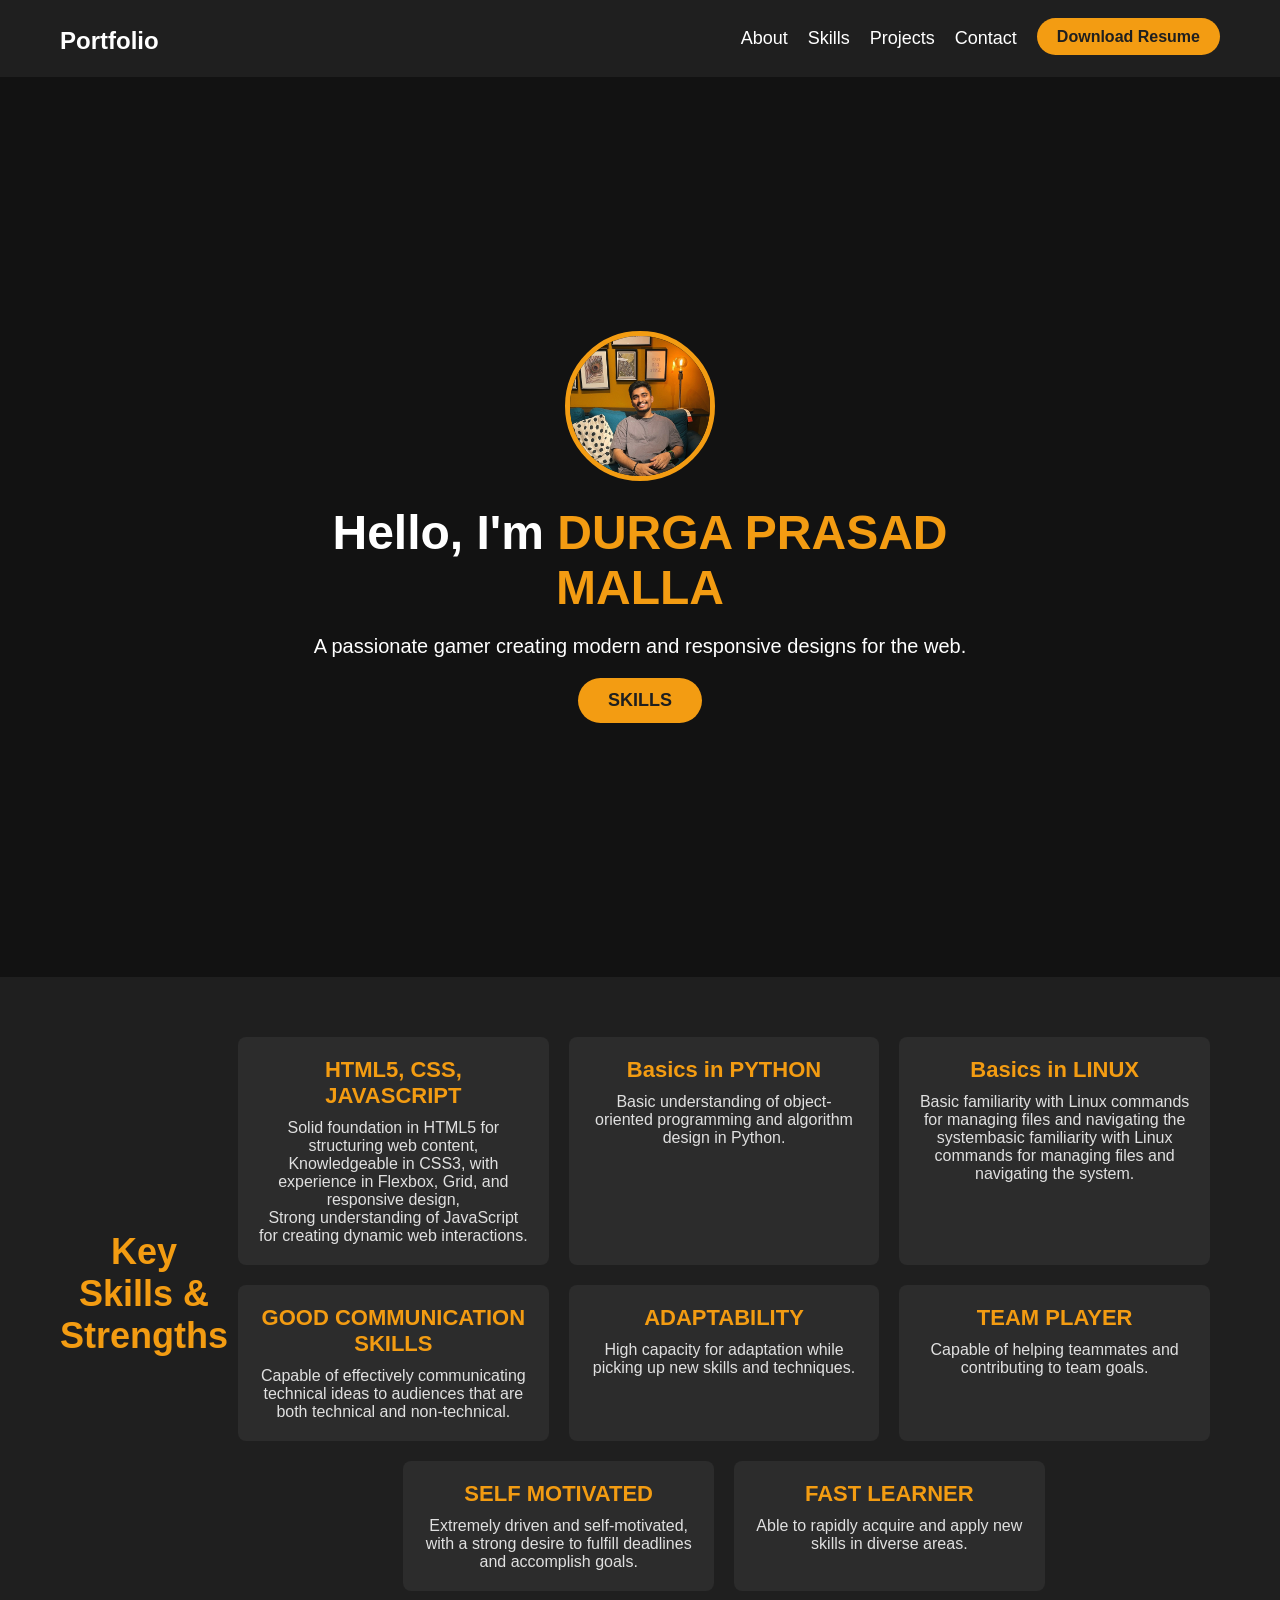
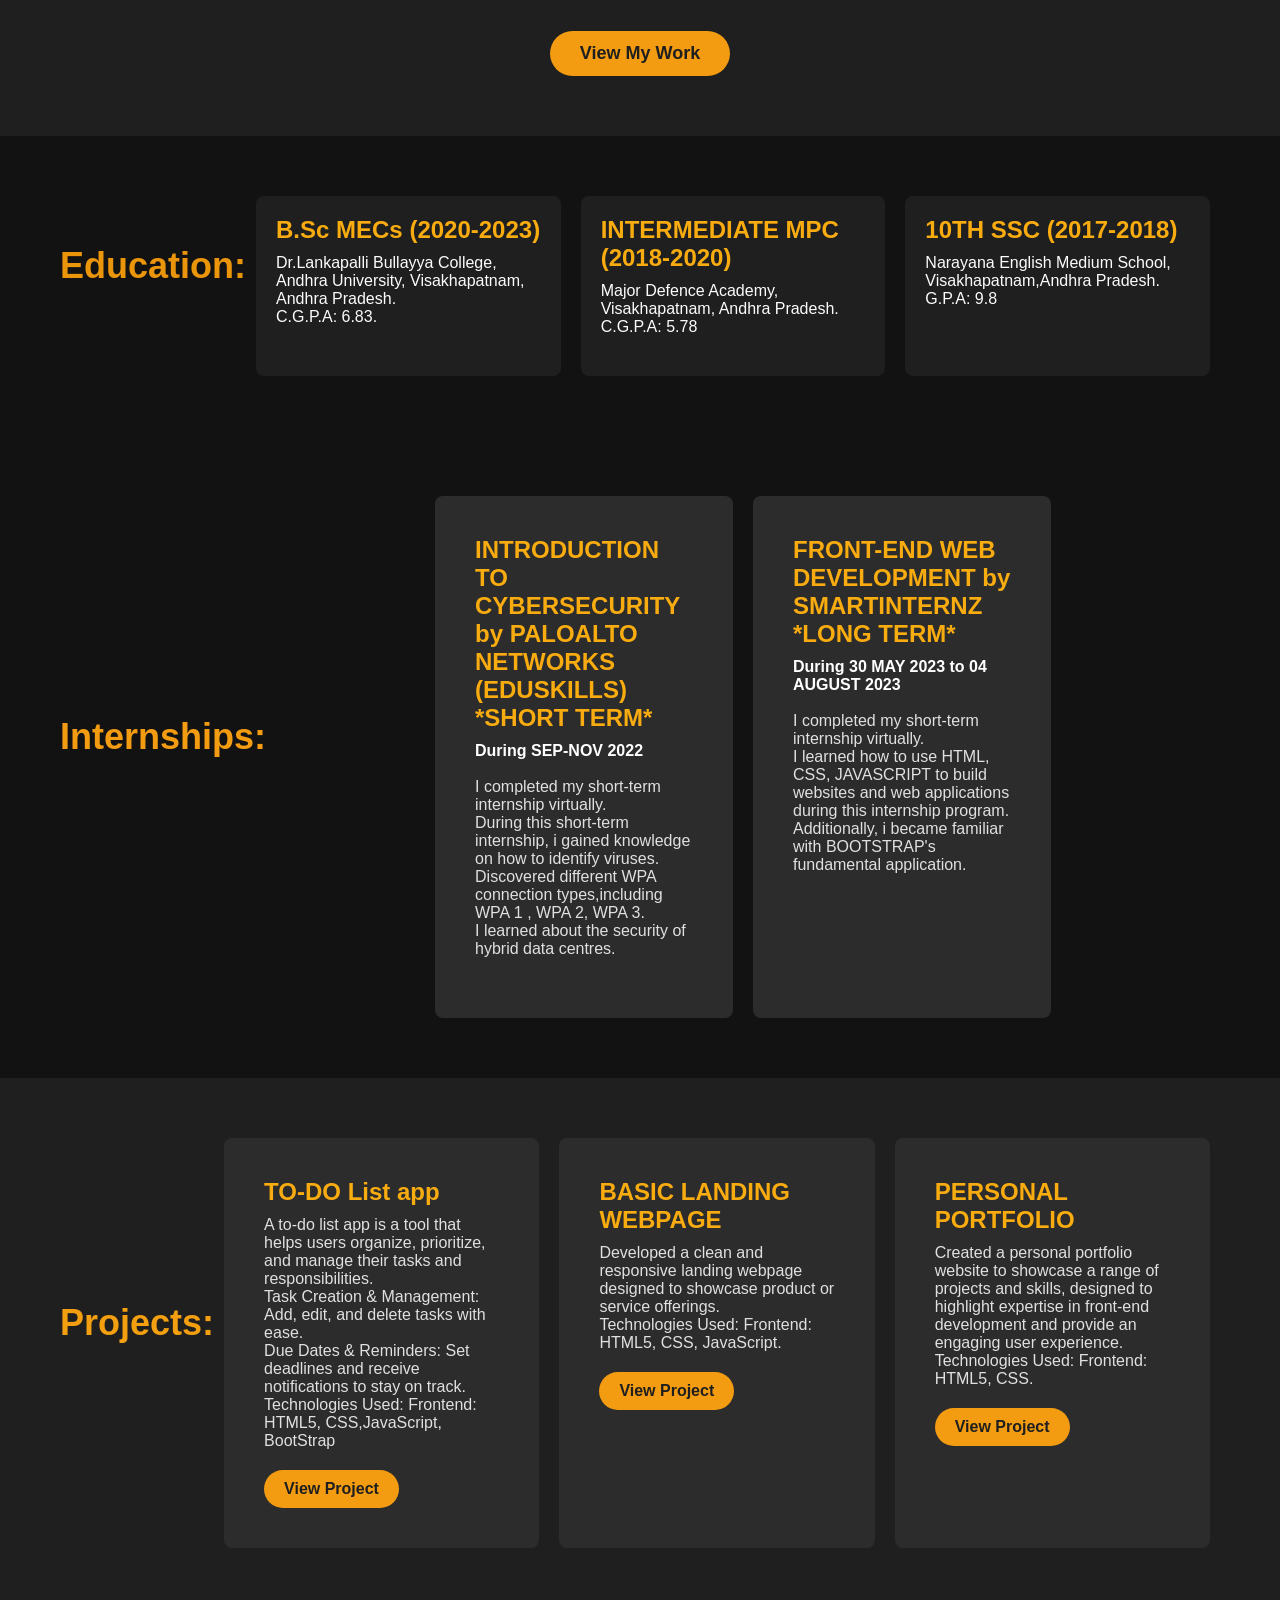
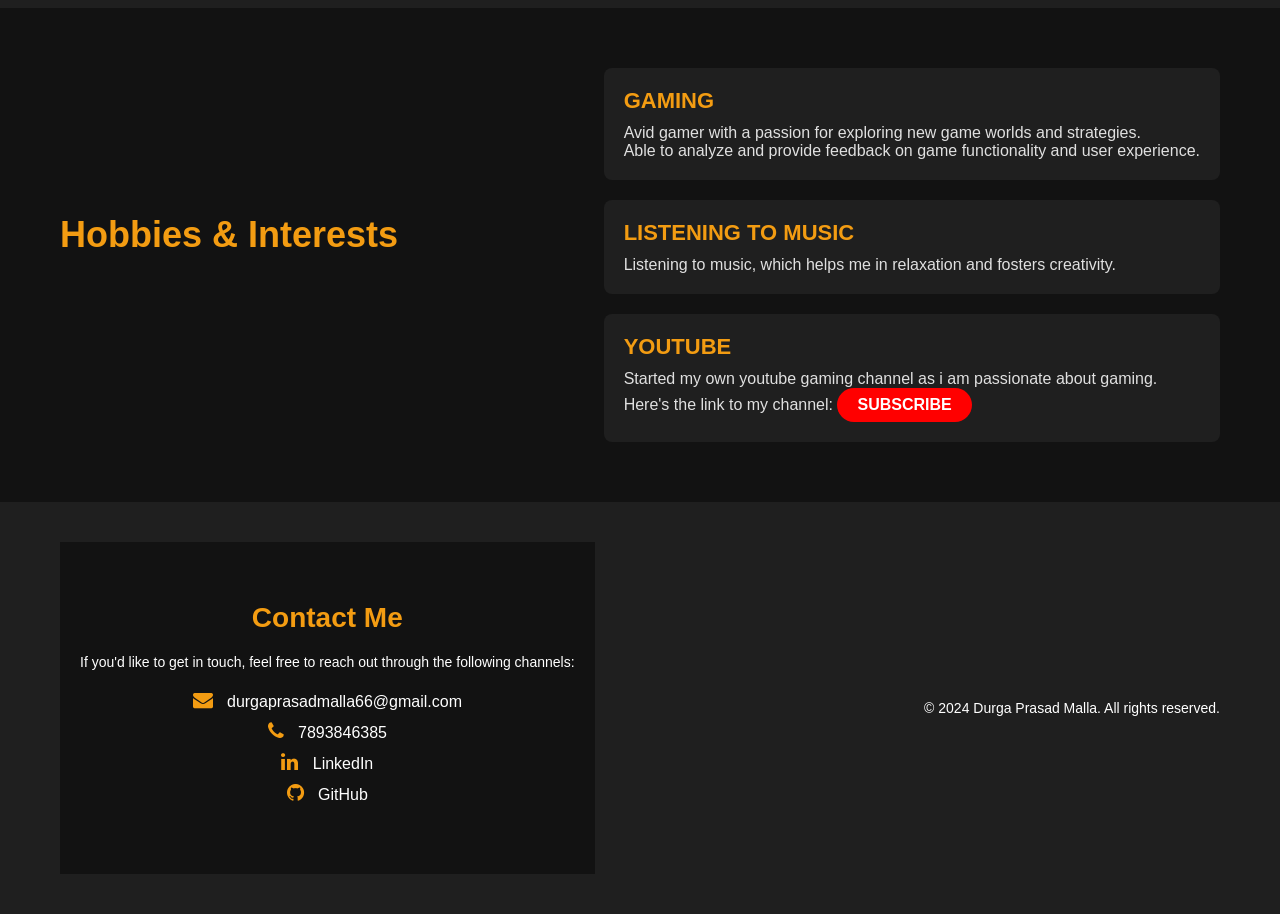
<file: persona portfoliol/index.html>
<!DOCTYPE html>
<html lang="en">
<head>
    <meta charset="UTF-8">
    <meta name="viewport" content="width=device-width, initial-scale=1.0">
    <title>Portfolio</title>
    <link rel="stylesheet" href="style.css">
</head>
<body>
    <header class="header">
        <div class="container">
          <div class="logo">
            <h1><a href="#">Portfolio</a></h1>
          </div>
          <nav class="nav">
            <ul>
              <li><a href="#about">About</a></li>
              <li><a href="#skills">Skills</a></li>
              <li><a href="#projects">Projects</a></li>
              <li><a href="#contact">Contact</a></li>
              <div class="cta">
                <a href="#" class="btn">Download Resume</a>
            </div>
            </ul>
          </nav>
          <div class="menu-icon">
            <i class="fa fa-bars"></i>
          </div>
        </div>
      </header>
      
    <section id="about" class="about">
    <main class="hero-section">
        <div class="hero-content">
            <div class="profile-picture">
                <img src="inko post.jpg" alt="Profile Picture">
            </div>
            <h1>Hello, I'm <span>DURGA PRASAD MALLA </span></h1>
            <p>A passionate gamer creating modern and responsive designs for the web.</p>
            <a href="#skills" class="btn">SKILLS</a>
        </section>
        </div>
    </main>
 
    <section id="skills" class="skills">
        <div class="container">
            <h2>Key Skills & Strengths</h2>
            <div class="skills-grid">
                <div class="skill-card">
                    <div class="skill-info">
                        <h3>HTML5, CSS, JAVASCRIPT</h3>
                        <p>Solid foundation in HTML5 for structuring web content,<br>
                            Knowledgeable in CSS3, with experience in Flexbox, Grid, and responsive design,<br>
                            Strong understanding of JavaScript for creating dynamic web interactions.</p>
                    </div>
                </div>
                <div class="skill-card">
                    <div class="skill-info">
                        <h3>Basics in PYTHON</h3>
                        <p>Basic understanding of object-oriented programming and algorithm design in Python.</p>
                    </div>
                </div>
                <div class="skill-card">
                    <div class="skill-info">
                        <h3>Basics in LINUX</h3>
                        <p>Basic familiarity with Linux commands for managing files and navigating 
                            the systembasic familiarity with Linux commands for managing files and navigating the system.</p>
                    </div>
                </div>
                <div class="skill-card">
                    <div class="skill-info">
                        <h3>GOOD COMMUNICATION SKILLS</h3>
                        <p>Capable of effectively communicating technical ideas to audiences that are both technical and non-technical.</p>
                    </div>
                </div>
                <div class="skill-card">
                    <div class="skill-info">
                        <h3>ADAPTABILITY </h3>
                        <p>High capacity for adaptation while picking up new skills and techniques.</p>
                    </div>
                </div>
                <div class="skill-card">
                    <div class="skill-info">
                        <h3>TEAM PLAYER</h3>
                        <p>Capable of helping teammates and contributing to team goals.</p>
                    </div>
                </div>
                <div class="skill-card">
                    <div class="skill-info">
                        <h3>SELF MOTIVATED</h3>
                        <p>Extremely driven and self-motivated, with a strong desire to fulfill deadlines and accomplish goals.</p>
                    </div>
                </div>
                <div class="skill-card">
                    <div class="skill-info">
                        <h3>FAST LEARNER</h3>
                        <p>Able to rapidly acquire and apply new skills in diverse areas.</p>
                    </div>
                </div>
            </div>
        </div>
        <a href="#projects" class="btn">View My Work</a>
    </section>
    



    <section id="education" class="education">
        <div class="container">
            <h2>Education:</h2>
            <div class="education-grid">
                <div class="education-card">
                    <div class="education-info">
                        <h3>B.Sc MECs (2020-2023)</h3>
                        <p>Dr.Lankapalli Bullayya College,<br>Andhra University, Visakhapatnam, Andhra Pradesh.<br>C.G.P.A: 6.83.
                             </p>
                    </div>
                </div>
                <div class="education-card">
                    <div class="education-info">
                        <h3>INTERMEDIATE MPC (2018-2020)</h3>
                        <p>Major Defence Academy,<br>
                            Visakhapatnam, Andhra Pradesh.<br> C.G.P.A: 5.78</p>
                    </div>
                </div>
                <div class="education-card">
                    <div class="education-info">
                        <h3>10TH SSC (2017-2018)</h3>
                        <p>Narayana English Medium School,
                            <br>Visakhapatnam,Andhra Pradesh.<br>G.P.A: 9.8</p>
                    </div>
                </div>
            </div>
        </div>
    </section>
    




    <section id="internships" class="internships">
        <div class="container">
            <h2>Internships:</h2>
            <div class="project-grid">
                <div class="project-card">
                    <div class="project-info">
                        <h3>INTRODUCTION TO CYBERSECURITY by PALOALTO NETWORKS (EDUSKILLS) *SHORT TERM* </h3><h4>During SEP-NOV 2022</h4><br>
                        <p>I completed my short-term internship virtually.<br>During this short-term internship, i gained knowledge on how to identify viruses.<br>
                            Discovered different WPA connection types,including WPA 1 , WPA 2, WPA 3.<br>I learned about the security of hybrid data centres. </p>
                    </div>
                </div>
                <div class="project-card">
                    <div class="project-info">
                        <h3>FRONT-END WEB DEVELOPMENT by SMARTINTERNZ *LONG TERM*</h3><h4>During 30 MAY 2023 to 04 AUGUST 2023</h4><br>
                        <p>I completed my short-term internship virtually.<br>I learned how to use HTML, CSS, JAVASCRIPT to build 
                            websites and web applications during this internship program.<br>Additionally, i became familiar with BOOTSTRAP's fundamental application.
                            </p>
                    </div>
                </div>
                </div>
            </div>
        </div>
    </section>




<section id="projects" class="projects">
    <div class="container">
        <h2>Projects:</h2>
        <div class="project-grid">
            <div class="project-card">
                <div class="project-info">
                    <h3>TO-DO List app </h3>
                    <p>A to-do list app is a tool that helps users organize, prioritize, and manage their tasks and responsibilities.<br>Task Creation & Management: Add, edit, and delete tasks with ease.<br>
                        Due Dates & Reminders: Set deadlines and receive notifications to stay on track.<br>Technologies Used:
                        Frontend: HTML5, CSS,JavaScript, BootStrap  </p>
                    <a href="https://github.com/durgaprasadmalla66/To-Do-list-app" class="btn">View Project</a>
                </div>
            </div>
            <div class="project-card">
                <div class="project-info">
                    <h3>BASIC LANDING WEBPAGE</h3>
                    <p>Developed a clean and responsive landing webpage designed to showcase product or service offerings.<br>
                        Technologies Used:
   Frontend: HTML5, CSS, JavaScript.</p>
                    <a href="#" class="btn">View Project</a>
                </div>
            </div>
            <div class="project-card">
                <div class="project-info">
                    <h3>PERSONAL PORTFOLIO</h3>
                    <p>Created a personal portfolio website to showcase a range of projects and skills, designed to highlight expertise in front-end development and provide an engaging user experience.
                        <br>Technologies Used:
                        Frontend: HTML5, CSS.</p>
                    <a href="#" class="btn">View Project</a>
                </div>
            </div>
        </div>
    </div>
</section>

<section id="hobbies" class="hobbies">
    <div class="container">
        <h2>Hobbies & Interests</h2>
        <div class="hobbies-list">
            <div class="hobby-item">
                <h3>GAMING</h3>
                <p>Avid gamer with a passion for exploring new game worlds and strategies.<br>
                    Able to analyze and provide feedback on game functionality and user experience.</p>
            </div>
            <div class="hobby-item">
                <h3>LISTENING TO MUSIC</h3>
                <p>Listening to music, which helps  me in relaxation and fosters creativity.</p>
            </div>
            <div class="hobby-item">
                <h3>YOUTUBE</h3>
                <p>Started my own youtube gaming channel as i am passionate about gaming.<br>Here's the link to my channel:
                    <a href="https://www.youtube.com/@fakejokeryt" class="btn subscribe-btn">SUBSCRIBE</a>

            </div>
        </div>
    </div>
</section>
    </main>

 
   <script>
  const menuIcon = document.querySelector('.menu-icon');
  const nav = document.querySelector('.nav');

  menuIcon.addEventListener('click', () => {
    nav.classList.toggle('active');
  });
</script>

      

</body>

<footer class="footer">
    <div class="container">
        <section id="contact" class="contact">
            <h2>Contact Me</h2>
            <p>If you'd like to get in touch, feel free to reach out through the following channels:</p>
            <ul class="contact-list">
                <li><i class="fa fa-envelope"></i> <a href="durgaprasadmalla66@gmail.com">durgaprasadmalla66@gmail.com </a></li>
                <li><i class="fa fa-phone"></i> <a href="tel:7893846385">7893846385</a></li>
                <li><i class="fa fa-linkedin"></i> <a href="https://www.linkedin.com/in/durgaprasadmalla/" target="_blank">LinkedIn</a></li>
                <li><i class="fa fa-github"></i> <a href="https://github.com/durgaprasadmalla66" target="_blank">GitHub</a></li>
            </ul>
        </section>
        <p>&copy; 2024 Durga Prasad Malla. All rights reserved.</p>
    </div>
</footer>

</html>
</file>
<file: persona portfoliol/style.css>
@import url('https://cdnjs.cloudflare.com/ajax/libs/font-awesome/4.7.0/css/font-awesome.min.css');
* {
    margin: 0;
    padding: 0;
    box-sizing: border-box;
  }
  
  body {
    font-family: 'Arial', sans-serif;
  }
  
  a {
    text-decoration: none;
    color: inherit;
  }
  

  .cta .btn {
    background-color: #f39c12;
    color: #1f1f1f;
    padding: 10px 20px;
    border-radius: 25px;
    font-weight: bold;
    transition: background-color 0.3s ease;
}

.cta .btn:hover {
    background-color: #e67e22;
}


  .header {
    background-color: #1f1f1f;
    padding: 20px 0;
    position: sticky;
    top: 0;
    z-index: 1000;
    width: 100%;
  }
  
  .container {
    max-width: 1200px;
    margin: 0 auto;
    display: flex;
    justify-content: space-between;
    align-items: center;
    padding: 0 20px;
  }
  
  
  .logo h1 a {
    color: #ffffff;
    font-size: 24px;
    font-weight: bold;
  }
  
  .logo h1 a:hover {
    color: #f39c12;
  }
  
  .nav ul {
    list-style: none;
    display: flex;
    gap: 20px;
  }
  
  .nav ul li a {
    color: #ffffff;
    font-size: 18px;
    transition: color 0.3s ease;
  }
  
  .nav ul li a:hover {
    color: #f39c12;
  }
  
  .menu-icon {
    display: none;
    font-size: 28px;
    color: #ffffff;
    cursor: pointer;
  }
  
  @media (max-width: 768px) {
    .nav {
      position: absolute;
      top: 100%;
      left: -100%;
      width: 100%;
      background-color: #1f1f1f;
      transition: left 0.3s ease;
      text-align: center;
    }
  
    .nav ul {
      flex-direction: column;
      gap: 10px;
      padding: 20px 0;
    }
  
    .menu-icon {
      display: block;
    }
  
    .nav.active {
      left: 0;
    }
  }
  


.hero-section {
    display: flex;
    align-items: center;
    justify-content: center;
    height: 100vh;
    background-color: #121212; 
    text-align: center;
    color: #ffffff;
}

.hero-content {
    position: relative;
    max-width: 700px;
    text-align: center;
}

.hero-content h1 {
    font-size: 48px;
    font-weight: bold;
    color: #ffffff;
}

.hero-content h1 span {
    color: #f39c12; 
}

.hero-content p {
    font-size: 20px;
    margin: 20px 0;
}

.hero-content .btn {
    background-color: #f39c12;
    color: #1f1f1f;
    padding: 12px 30px;
    border-radius: 25px;
    font-size: 18px;
    font-weight: bold;
    transition: background-color 0.3s ease;
}

.hero-content .btn:hover {
    background-color: #98e622;
}



.profile-picture {
    margin-bottom: 20px;
}

.profile-picture img {
    width: 150px;
    height: 150px;
    border-radius: 50%; 
    border: 5px solid #f39c12; 
    object-fit: cover; 
}

@media (max-width: 768px) {
    .hero-content h1 {
        font-size: 36px;
    }

    .hero-content p {
        font-size: 18px;
    }

    .profile-picture img {
        width: 120px;
        height: 120px;
    }
}




.skills {
    padding: 60px 20px;
    background-color: #1f1f1f;
    color: #ffffff;
    text-align: center;
}

.skills .container {
    max-width: 1200px;
    margin: 0 auto;
}

.skills h2 {
    font-size: 36px;
    margin-bottom: 40px;
    color: #f39c12; 
}

.skills-grid {
    display: flex;
    flex-wrap: wrap;
    gap: 20px;
    justify-content: center;
}

.skill-card {
    background-color: #2c2c2c;
    border-radius: 8px;
    overflow: hidden;
    width: calc(33.333% - 20px); 
    position: relative;
    text-align: center;
    padding: 20px;
}

.skill-icon{
    margin-bottom: 15px;
}
.skill-icon i {
    font-size: 35px; 
}


.skill-info h3 {
    font-size: 22px;
    margin-bottom: 10px;
    color: #f39c12;
}

.skill-info p {
    font-size: 16px;
    color: #e0e0e0;
}


.skills .btn {
    background-color: #f39c12; 
    color: #1f1f1f; 
    padding: 12px 30px;
    border-radius: 25px;
    font-size: 18px;
    font-weight: bold;
    text-decoration: none;
    display: inline-block;
    margin-top: 40px;
    transition: background-color 0.3s ease;
}

.skills .btn:hover {
    background-color: #e70b2c; 
}

.hero-content .btn, .skills .btn {
    background-color: #f39c12;
    color: #1f1f1f;
    padding: 12px 30px;
    border-radius: 25px;
    font-size: 18px;
    font-weight: bold;
    text-decoration: none;
    display: inline-block;
    transition: background-color 0.3s ease;
}

 .skills .btn:hover {
    background-color: #f40a0a;
}


@media (max-width: 768px) {
    .skill-card {
        width: calc(50% - 20px); 
    }

    .skills h2 {
        font-size: 28px;
    }

    .skill-info h3 {
        font-size: 20px;
    }

    .skill-info p {
        font-size: 14px;
    }
}

@media (max-width: 480px) {
    .skill-card {
        width: 100%; 
    }
}




.education{
    padding: 60px 20px;
    background-color: #121212; 
    color: #fcfcfc;
    text-align: center;
}

.education h2 {
    font-size: 36px;
    margin-bottom: 40px;
    color: #eb950b; 
}

.education .container {
    max-width: 1200px;
    margin: 0 auto;
}



.education-grid {
    display: flex;
    flex-wrap: wrap;
    gap: 20px;
    justify-content: center;
}

.education-card {
    background-color: #1f1f1f;
    border-radius: 8px;
    overflow: hidden;
    width: calc(33.333% - 20px); 
    position: relative;
}

.education-card img {
    width: 100%;
    height: auto;
    display: block;
}

.education-info {
    padding: 20px;
    text-align: left;
}

.education-info h3 {
    font-size: 24px;
    margin-bottom: 10px;
    color: #f9ac10; 
}

.education-info p {
    font-size: 16px;
    margin-bottom: 20px;
}

.education .btn {
    background-color: #f39c12;
    color: #1f1f1f;
    padding: 10px 20px;
    border-radius: 25px;
    font-size: 16px;
    font-weight: bold;
    text-decoration: none;
    display: inline-block;
    transition: background-color 0.3s ease;
}

.education-info .btn:hover {
    background-color: #f40bb2;
}

@media (max-width: 768px) {
    .education-card {
        width: calc(50% - 20px); 
    }

    .education h2 {
        font-size: 28px;
    }

    .education-info h3 {
        font-size: 20px;
    }

    .education-info p {
        font-size: 14px;
    }
}

@media (max-width: 480px) {
    .education-card {
        width: 100%; 
    }
}



.internships {
    padding: 60px 20px;
    background-color: #121212; 
    color: #ffffff;
    text-align: center;
}

.projects .container {
    max-width: 1200px;
    margin: 0 auto;
}

.internships h2 {
    font-size: 36px;
    margin-bottom: 40px;
    color: #f39c12; 
}

.project-grid {
    display: flex;
    flex-wrap: wrap;
    gap: 20px;
    justify-content: center;
}

.project-card {
    background-color: #1f1f1f;
    border-radius: 8px;
    overflow: hidden;
    width: calc(33.333% - 20px); 
    position: relative;
}

.project-card img {
    width: 100%;
    height: auto;
    display: block;
}

.project-info {
    padding: 20px;
    text-align: left;
}

.project-info h3 {
    font-size: 24px;
    margin-bottom: 10px;
}

.project-info p {
    font-size: 16px;
    margin-bottom: 20px;
}

.project-info .btn {
    background-color: #f39c12;
    color: #1f1f1f;
    padding: 10px 20px;
    border-radius: 25px;
    font-size: 16px;
    font-weight: bold;
    text-decoration: none;
    display: inline-block;
    transition: background-color 0.3s ease;
}


@media (max-width: 768px) {
    .project-card {
        width: calc(50% - 20px); 
    }

    .projects h2 {
        font-size: 28px;
    }

    .project-info h3 {
        font-size: 20px;
    }

    .project-info p {
        font-size: 14px;
    }
}

@media (max-width: 480px) {
    .project-card {
        width: 100%; 
    }
}



.projects {
    padding: 60px 20px;
    background-color: #1f1f1f; 
    color: #ffffff;
    text-align: center;
}

.projects .container {
    max-width: 1200px;
    margin: 0 auto;
}

.projects h2 {
    font-size: 36px;
    margin-bottom: 40px;
    color: #f39f10; 
}

.projects-grid {
    display: flex;
    flex-wrap: wrap;
    gap: 20px;
    justify-content: center;
    align-items: center;
}

.project-card {
    background-color: #2c2c2c;
    border-radius: 8px;
    overflow: hidden;
    width: calc(33.333% - 20px); 
    position: relative;
    text-align: center;
    padding: 20px;
}

.project-card img {
    width: 100%;
    height: auto;
    display: block;
}

.project-info {
    padding: 20px;
    text-align: left;
}

.project-info h3 {
    font-size: 24px;
    margin-bottom: 10px;
    color: #f9ac10; 
}

.project-info p {
    font-size: 16px;
    color: #e0e0e0;
    margin-bottom: 20px;
}

.project-info .btn {
    background-color: #f39c12;
    color: #1f1f1f;
    padding: 10px 20px;
    border-radius: 25px;
    font-size: 16px;
    font-weight: bold;
    text-decoration: none;
    display: inline-block;
    transition: background-color 0.3s ease;
    align-items: center;
    align-tracks: linear;
}

.project-info .btn:hover {
    background-color: #e622a8; 
}



@media (max-width: 768px) {
    .project-card {
        width: calc(50% - 20px); 
    }

    .projects h2 {
        font-size: 28px;
    }

    .project-info h3 {
        font-size: 20px;
    }

    .project-info p {
        font-size: 14px;
    }
}

@media (max-width: 480px) {
    .project-card {
        width: 100%; 
    }
}




.hobbies {
    padding: 60px 20px;
    background-color: #121212;
    color: #ffffff;
    text-align: center;
}

.hobbies .container {
    max-width: 1200px;
    margin: 0 auto;
}

.hobbies h2 {
    font-size: 36px;
    margin-bottom: 40px;
    color: #f39c12;
}

.hobbies-list {
    display: flex;
    flex-direction: column;
    gap: 20px;
}

.hobby-item {
    background-color: #1f1f1f;
    border-radius: 8px;
    padding: 20px;
    text-align: left;
}

.hobby-item h3 {
    font-size: 22px;
    margin-bottom: 10px;
    color: #f39c12;
}

.hobby-item p {
    font-size: 16px;
    color: #e0e0e0;
}



@media (max-width: 768px) {
    .hobbies h2 {
        font-size: 28px;
    }

    .hobby-item h3 {
        font-size: 20px;
    }

    .hobby-item p {
        font-size: 14px;
    }
}



.subscribe-btn {
    background-color: #ff0000;
    color: #ffffff;
    padding: 8px 20px; 
    border-radius: 20px; 
    font-size: 16px; 
    font-weight: bold;
    text-decoration: none;
    display: inline-block;
    transition: background-color 0.3s ease, box-shadow 0.3s ease;
}

.subscribe-btn:hover {
    background-color: #cc0000; 
    box-shadow: 0 4px 8px rgba(0, 0, 0, 0.2); 
}





.contact {
    padding: 60px 20px;
    background-color: #121212;
    color: #ffffff;
    text-align: center;
}

.contact .container {
    max-width: 1200px;
    margin: 0 auto;
}

.contact h2 {
    font-size: 36px;
    margin-bottom: 20px;
    color: #f39c12;
}

.contact p {
    font-size: 18px;
    margin-bottom: 40px;
}

.contact-content {
    display: flex;
    flex-direction: column;
    align-items: center;
    gap: 40px;
}

.contact-form {
    width: 100%;
    max-width: 600px;
    background-color: #1f1f1f;
    padding: 20px;
    border-radius: 8px;
    box-shadow: 0 4px 8px rgba(0, 0, 0, 0.3);
}

.contact-form label {
    display: block;
    margin-bottom: 8px;
    font-size: 16px;
    color: #f39c12;
}

.contact-form input,
.contact-form textarea {
    width: 100%;
    padding: 10px;
    margin-bottom: 20px;
    border: 1px solid #333;
    border-radius: 4px;
    background-color: #2c2c2c;
    color: #ffffff;
}

.contact-form input:focus,
.contact-form textarea:focus {
    border-color: #f39c12;
    outline: none;
}

.contact-form button.submit-btn {
    background-color: #f39c12;
    color: #1f1f1f;
    padding: 12px 30px;
    border-radius: 25px;
    font-size: 18px;
    font-weight: bold;
    border: none;
    cursor: pointer;
    transition: background-color 0.3s ease;
}

.contact-form button.submit-btn:hover {
    background-color: #e67e22;
}

.contact-info {
    max-width: 600px;
}

.contact-info h3 {
    font-size: 24px;
    margin-bottom: 20px;
    color: #f39c12;
}

.contact-info ul {
    list-style: none;
    padding: 0;
}

.contact-info ul li {
    margin-bottom: 10px;
}

.contact-info ul li a {
    color: #ffffff;
    font-size: 18px;
    transition: color 0.3s ease;
}

.contact-info ul li a:hover {
    color: #f39c12;
}





.footer {
    background-color: #1f1f1f;
    color: #ffffff;
    padding: 40px 20px;
    text-align: center;
}

.footer .container {
    max-width: 1200px;
    margin: 0 auto;
}

.footer h2 {
    font-size: 28px;
    margin-bottom: 20px;
    color: #f39c12; 
}

.footer p {
    font-size: 16px;
    margin-bottom: 20px;
}

.contact-list {
    list-style: none;
    padding: 0;
    margin: 0;
}

.contact-list li {
    margin-bottom: 10px;
}

.contact-list a {
    color: #ffffff;
    text-decoration: none;
    transition: color 0.3s ease;
}

.contact-list a:hover {
    color: #f39c12;
}

.contact-list i {
    margin-right: 10px;
    font-size: 20px;
    color: #f39c12;
}

.footer p {
    font-size: 14px;
    margin-top: 20px;
}
</file>
